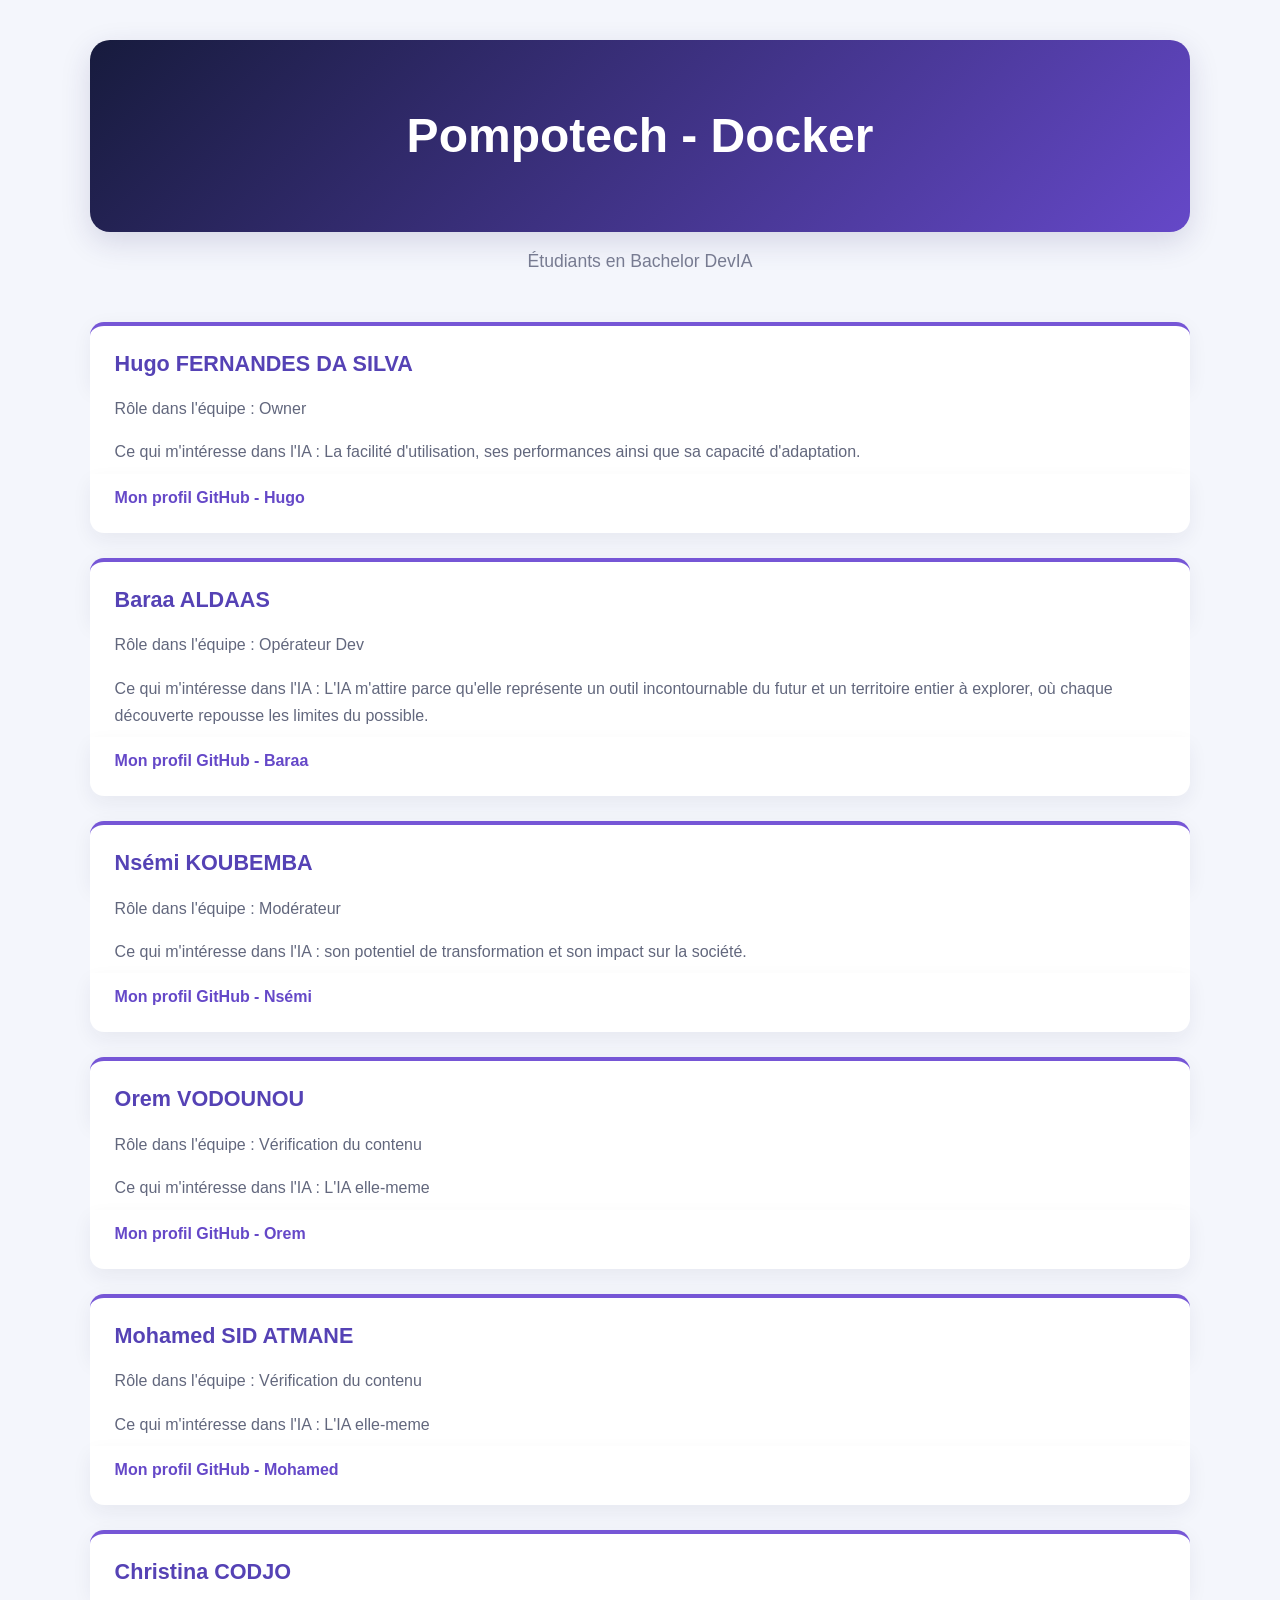
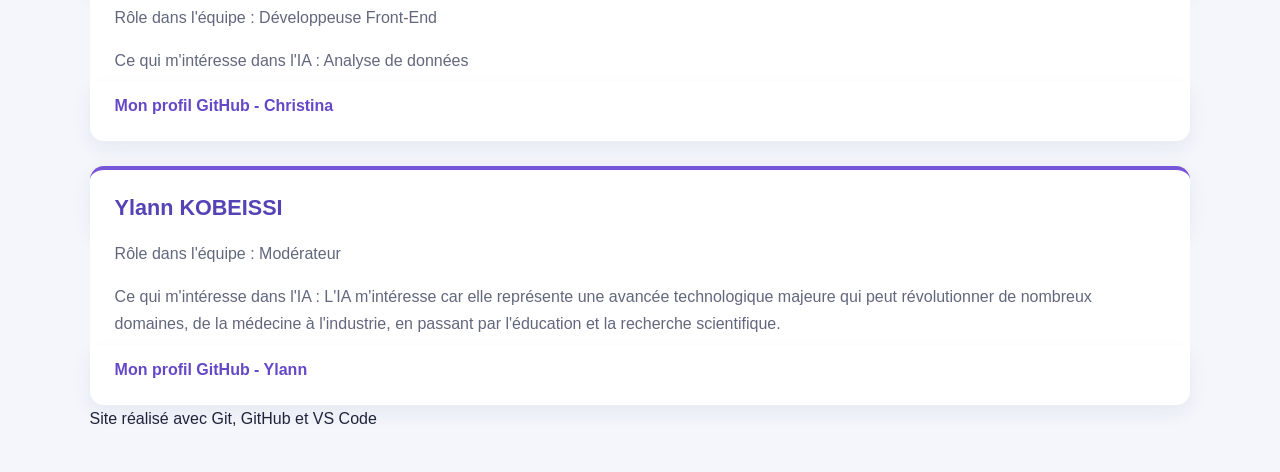
<file: index.html>
<!doctype html>

<html lang="fr">
  <head>
    <meta charset="UTF-8" />
    <title>Notre équipe - Bachelor IA</title>
    <link rel="stylesheet" href="style.css" />
  </head>
  <body>
    <header>
      <h1>Pompotech - Docker</h1>
      <p>Étudiants en Bachelor DevIA</p>
    </header>

    <main>
      <section class="owner">
        <h2>Hugo FERNANDES DA SILVA</h2>
        <p>Rôle dans l'équipe : Owner</p>
        <p>
          Ce qui m'intéresse dans l'IA : La facilité d'utilisation, ses
          performances ainsi que sa capacité d'adaptation.
        </p>
        <a href="https://github.com/hugofds78" target="_blank"
          >Mon profil GitHub - Hugo</a
        >
      </section>

      <section class="membre">
        <h2>Baraa ALDAAS</h2>
        <p>Rôle dans l'équipe : Opérateur Dev</p>
        <p>
          Ce qui m'intéresse dans l'IA : L'IA m'attire parce qu'elle représente
          un outil incontournable du futur et un territoire entier à explorer,
          où chaque découverte repousse les limites du possible.
        </p>
        <a href="https://github.com/sekiedo" target="_blank"
          >Mon profil GitHub - Baraa</a
        >
      </section>

      <section class="membre">
        <h2>Nsémi KOUBEMBA</h2>
        <p>Rôle dans l'équipe : Modérateur</p>
        <p>
          Ce qui m'intéresse dans l'IA : son potentiel de transformation et son
          impact sur la société.
        </p>
        <a href="https://github.com/nsemkoub-blip" target="_blank"
          >Mon profil GitHub - Nsémi</a
        >
      </section>

      <section class="membre">
        <h2>Orem VODOUNOU</h2>
        <p>Rôle dans l'équipe : Vérification du contenu</p>
        <p>Ce qui m'intéresse dans l'IA : L'IA elle-meme</p>
        <a href="https://github.com/oremvdn-del" target="_blank"
          >Mon profil GitHub - Orem</a
        >
      </section>

      <section class="membre">
        <h2>Mohamed SID ATMANE</h2>
        <p>Rôle dans l'équipe : Vérification du contenu</p>
        <p>Ce qui m'intéresse dans l'IA : L'IA elle-meme</p>
        <a href="https://github.com/momoh6854-spec" target="_blank"
          >Mon profil GitHub - Mohamed</a
        >
      </section>

      <section class="membre">
        <h2>Christina CODJO</h2>
        <p>Rôle dans l'équipe : Développeuse Front-End</p>
        <p>Ce qui m'intéresse dans l'IA : Analyse de données</p>
        <a href="https://github.com/OnellChristina" target="_blank"
          >Mon profil GitHub - Christina</a
        >
      </section>

      <section class="membre">
        <h2>Ylann KOBEISSI</h2>
        <p>Rôle dans l'équipe : Modérateur</p>
        <p>
          Ce qui m'intéresse dans l'IA : L'IA m'intéresse car elle représente
          une avancée technologique majeure qui peut révolutionner de nombreux
          domaines, de la médecine à l'industrie, en passant par l'éducation et
          la recherche scientifique.
        </p>
        <a href="https://github.com/Ylannkobs" target="_blank"
          >Mon profil GitHub - Ylann</a
        >
      </section>
    </main>

    <footer>
      <p>Site réalisé avec Git, GitHub et VS Code</p>
    </footer>
  </body>
</html>
</file>
<file: style.css>
/* =========================
   POMPOTECH - TEAM WEBSITE
========================= */

* {
  margin: 0;
  padding: 0;
  box-sizing: border-box;
}

body {
  font-family: "Segoe UI", Arial, sans-serif;
  background: #f4f6fc;
  color: #20243a;
  line-height: 1.7;
  padding: 40px 7%;
}

/* Main title */
h1 {
  text-align: center;
  font-size: 3rem;
  color: white;
  background: linear-gradient(135deg, #171b3d, #6548c8);
  padding: 55px 20px;
  border-radius: 20px;
  margin-bottom: 15px;
  box-shadow: 0 10px 30px rgba(40, 35, 100, 0.15);
}

/* Subtitle */
h1 + p {
  text-align: center;
  font-size: 1.1rem;
  color: #777b91;
  margin-bottom: 45px;
}

/* Team members */
h2 {
  background: white;
  color: #5542b5;
  font-size: 1.35rem;
  padding: 20px 25px 5px;
  margin-top: 25px;
  border-radius: 14px 14px 0 0;
  border-top: 4px solid #7656d6;
  box-shadow: 0 5px 20px rgba(30, 35, 70, 0.06);
}

/* Member information */
h2 + p,
h2 + p + p {
  background: white;
  padding: 8px 25px;
  color: #62677d;
  margin: 0;
}

/* GitHub links */
h2 + p + p + a {
  display: block;
  background: white;
  padding: 10px 25px 22px;
  color: #6548c8;
  font-weight: 600;
  text-decoration: none;
  border-radius: 0 0 14px 14px;
  box-shadow: 0 8px 20px rgba(30, 35, 70, 0.06);
  transition: 0.3s ease;
}

h2 + p + p + a:hover {
  color: #171b3d;
  text-decoration: underline;
}

/* Responsive design */
@media (max-width: 600px) {
  body {
    padding: 20px 5%;
  }

  h1 {
    font-size: 2rem;
    padding: 35px 15px;
  }

  h2 {
    font-size: 1.15rem;
  }
}
</file>
